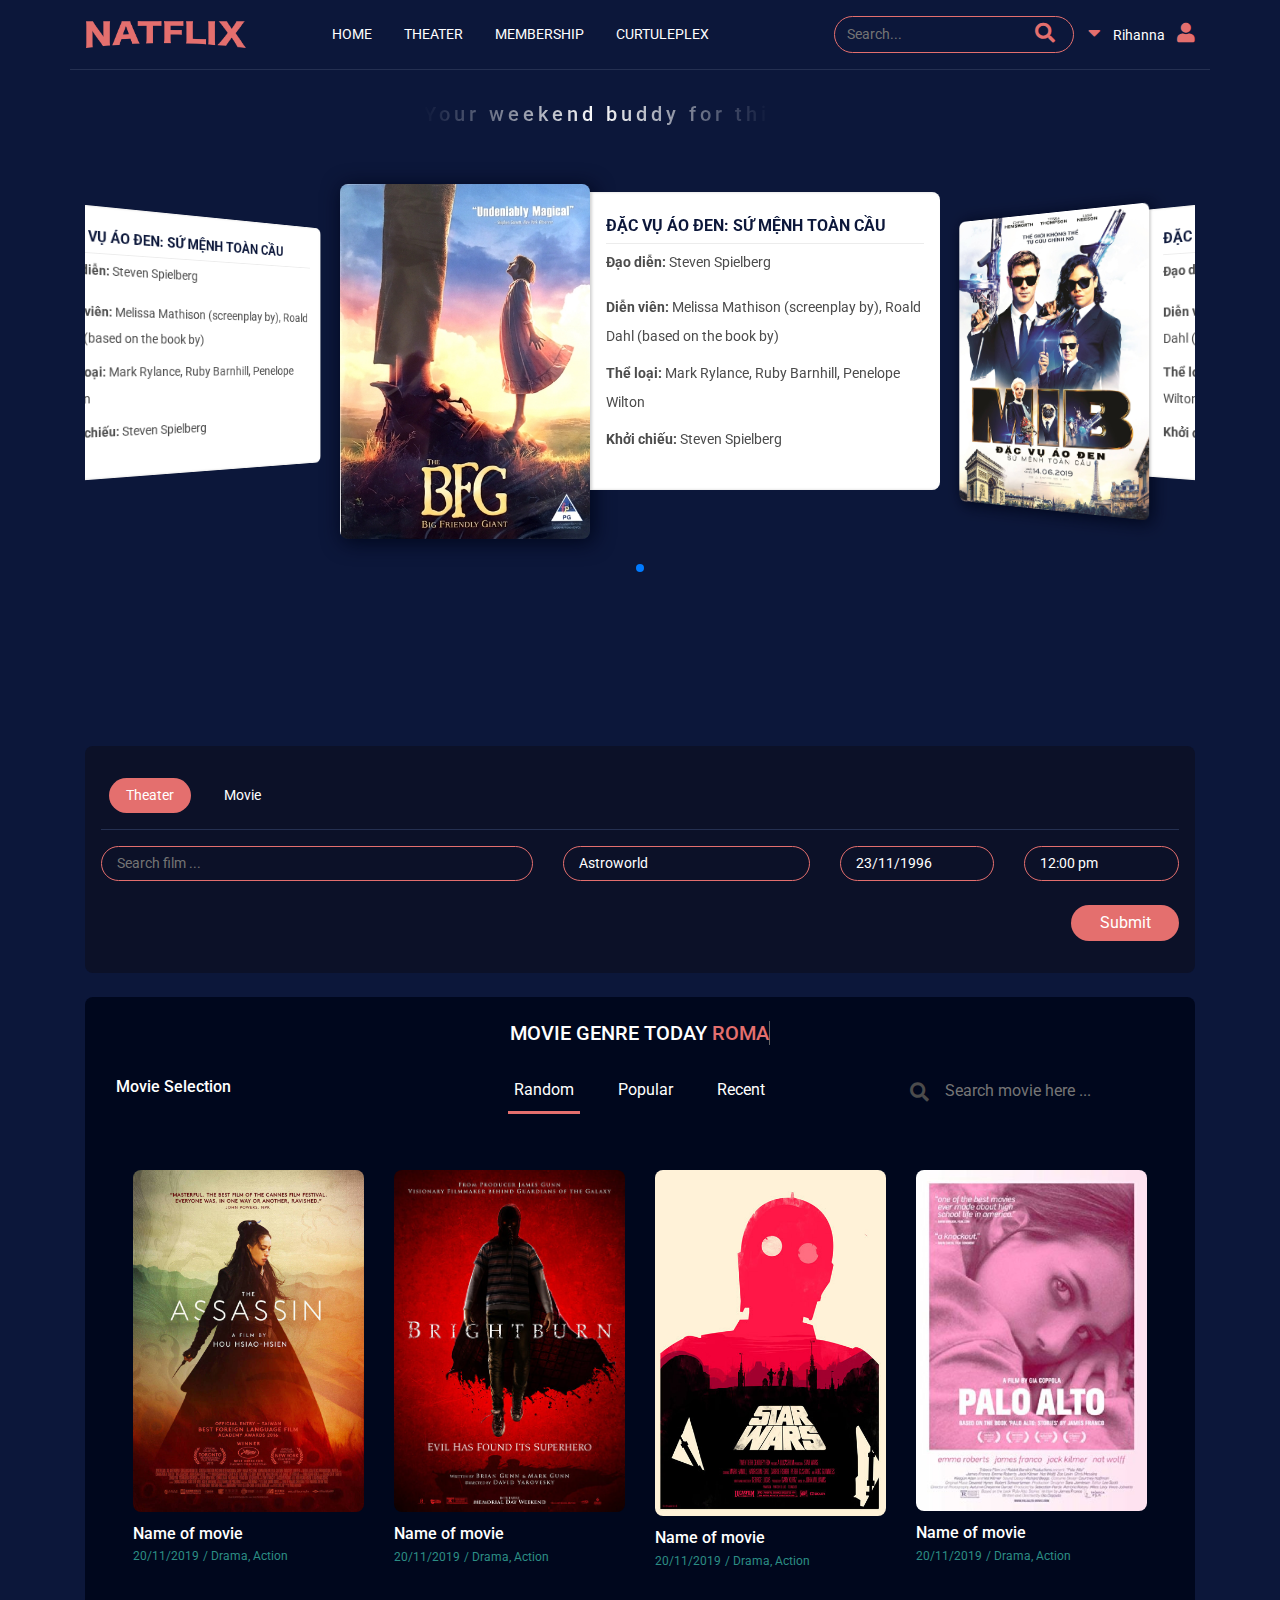
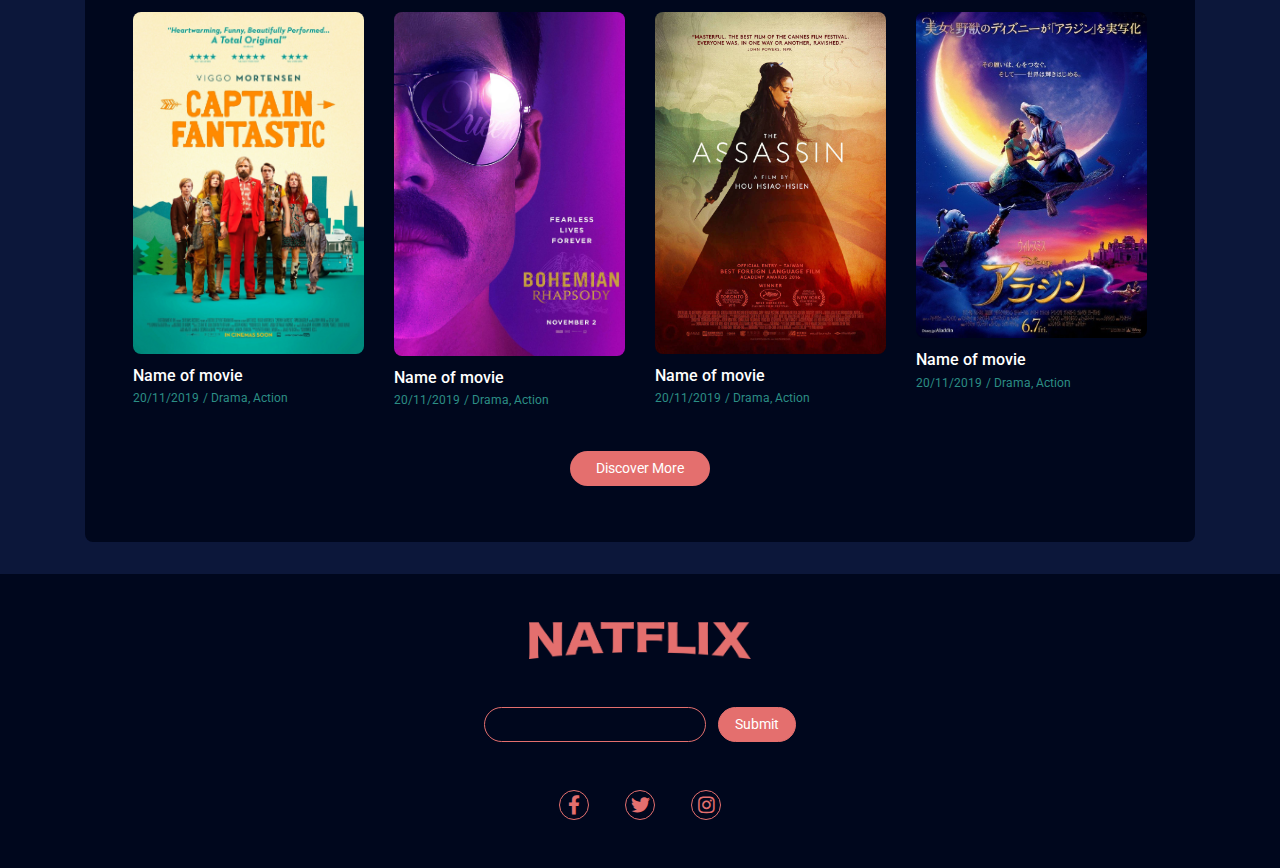
<file: index.html>
<!DOCTYPE html>
<html lang="en">

<head>
  <meta charset="UTF-8" />
  <meta name="viewport" content="width=device-width, initial-scale=1.0, shrink-to-fit=no" />
  <meta http-equiv="X-UA-Compatible" content="ie=edge" />
  <link rel="stylesheet" href="https://stackpath.bootstrapcdn.com/bootstrap/4.3.1/css/bootstrap.min.css"
    integrity="sha384-ggOyR0iXCbMQv3Xipma34MD+dH/1fQ784/j6cY/iJTQUOhcWr7x9JvoRxT2MZw1T" crossorigin="anonymous" />
  <link href="https://fonts.googleapis.com/css?family=Roboto&display=swap" rel="stylesheet" />
  <link rel="icon" href="assets/img/logo.ico" />
  <link rel="stylesheet" href="assets/css/swiper.min.css" />
  <link href="assets/fontawesome/css/fontawesome.css" rel="stylesheet" />
  <link href="assets/fontawesome/css/brands.css" rel="stylesheet" />
  <link href="assets/fontawesome/css/solid.css" rel="stylesheet" />
  <link href="assets/css/style.css" rel="stylesheet" />
  <script src="http://particleslider.com/js/particleslider/current/particleslider.js"></script>
  <title>NatFlix</title>
</head>

<body>
  <header>
    <div class="container">
      <div class="row">
        <div class="col-sm-12 mb-icon">
          <i class="fas fa-bars"></i>
          <div class="col-sm-2 d-flex align-items-center">
            <a href="#"><img src="assets/img/logo-01.png" alt="" /></a>
          </div>
        </div>
        <div class="col-sm-12 navigation">
          <div class="row">
            <div class="logo col-sm-2 d-flex align-items-center">
              <a href="#"><img src="assets/img/logo-01.png" alt="" /></a>
            </div>
            <div class="col-sm-6 nav-bar">
              <ul class="rm-mg">
                <li>
                  <a href="#">HOME</a>
                </li>
                <li>
                  <a href="#">THEATER</a>
                </li>
                <li>
                  <a href="#">MEMBERSHIP</a>
                </li>
                <li>
                  <a href="#">CURTULEPLEX</a>
                </li>
              </ul>
            </div>
            <div class="col-sm-4 d-flex align-items-center justify-content-end rm-pd">
              <div class="search-form">
                <input type="text" placeholder="Search..." />
                <button class="rm-pd"><i class="fas fa-search"></i></button>
              </div>
              <div class="user-group">
                <button>
                  <i class="fas fa-caret-down"></i>
                  <span>Rihanna</span>
                  <i class="fas fa-user"></i>
                </button>
              </div>
            </div>
          </div>
        </div>
      </div>
    </div>
  </header>
  <main>
    <div class="container">
      <!-- slider main -->
      <section>
        <div class="row">
          <div class="col-sm-12 txt-animation">
            <h5>Your weekend buddy for this week</h5>
          </div>
        </div>
        <div class="row">
          <div class="col-sm-12">
            <div class="index-swiper swiper-container">
              <div class="swiper-wrapper">
                <div class="swiper-slide" data-swiper-autoplay="2000">
                  <div class="row no-gutters">
                    <div class="col-sm-5">
                      <img src="assets/img/poster-movie-1.jpg" alt="" />
                    </div>
                    <div class="col-sm-7">
                      <div class="content-slide">
                        <h6>ĐẶC VỤ ÁO ĐEN: SỨ MỆNH TOÀN CẦU</h6>
                        <div class="detail-content-slide">
                          <p>
                            <label><strong>Đạo diễn: </strong></label>
                            <span>Steven Spielberg</span>
                          </p>
                          <p>
                            <label><strong>Diễn viên:</strong></label>
                            <span>
                              Melissa Mathison (screenplay by), Roald Dahl
                              (based on the book by)</span>
                          </p>
                          <p>
                            <label><strong>Thể loại: </strong></label>
                            <span>
                              Mark Rylance, Ruby Barnhill, Penelope
                              Wilton</span>
                          </p>
                          <p>
                            <label><strong>Khởi chiếu: </strong></label>
                            <span>Steven Spielberg</span>
                          </p>
                        </div>
                      </div>
                    </div>
                  </div>
                </div>
                <div class="swiper-slide" data-swiper-autoplay="2000">
                  <div class="row no-gutters">
                    <div class="col-sm-5">
                      <img src="assets/img/poster-movie-2.jpg" alt="" />
                    </div>
                    <div class="col-sm-7">
                      <div class="content-slide">
                        <h6>ĐẶC VỤ ÁO ĐEN: SỨ MỆNH TOÀN CẦU</h6>
                        <div class="detail-content-slide">
                          <p>
                            <label><strong>Đạo diễn: </strong></label>
                            <span>Steven Spielberg</span>
                          </p>
                          <p>
                            <label><strong>Diễn viên:</strong></label>
                            <span>
                              Melissa Mathison (screenplay by), Roald Dahl
                              (based on the book by)</span>
                          </p>
                          <p>
                            <label><strong>Thể loại: </strong></label>
                            <span>
                              Mark Rylance, Ruby Barnhill, Penelope
                              Wilton</span>
                          </p>
                          <p>
                            <label><strong>Khởi chiếu: </strong></label>
                            <span>Steven Spielberg</span>
                          </p>
                        </div>
                      </div>
                    </div>
                  </div>
                </div>
                <div class="swiper-slide" data-swiper-autoplay="2000">
                  <div class="row no-gutters">
                    <div class="col-sm-5">
                      <img src="assets/img/poster-movie-3.jpeg" alt="" />
                    </div>
                    <div class="col-sm-7">
                      <div class="content-slide">
                        <h6>ĐẶC VỤ ÁO ĐEN: SỨ MỆNH TOÀN CẦU</h6>
                        <div class="detail-content-slide">
                          <p>
                            <label><strong>Đạo diễn: </strong></label>
                            <span>Steven Spielberg</span>
                          </p>
                          <p>
                            <label><strong>Diễn viên:</strong></label>
                            <span>
                              Melissa Mathison (screenplay by), Roald Dahl
                              (based on the book by)</span>
                          </p>
                          <p>
                            <label><strong>Thể loại: </strong></label>
                            <span>
                              Mark Rylance, Ruby Barnhill, Penelope
                              Wilton</span>
                          </p>
                          <p>
                            <label><strong>Khởi chiếu: </strong></label>
                            <span>Steven Spielberg</span>
                          </p>
                        </div>
                      </div>
                    </div>
                  </div>
                </div>
              </div>
              <!-- Add Pagination -->
              <div class="swiper-pagination"></div>
            </div>
          </div>
        </div>
      </section>
    </div>
    <div class="container">
      <section>
        <div id="particle-slider">
          <div class="slides">
            <div class="slide"
              data-src="[data-uri]">
            </div>
          </div>
          <canvas class="draw"></canvas>
        </div>
        <script>
          // Create a new Particle
          var ps = new ParticleSlider({
            ptlGap: 0,
            mouseForce: 1000,
            monochrome: true,
            color: '#e46f6e',
            ptlSize: 1,

          });

          var ptl = new ps.Particle(ps);

          // Set time to live of Particle to20 frames.
          ptl.ttl = 20;

        </script>
      </section>
      <section class="order-group">
        <div class="row">
          <div class="col-sm-12">
            <div class="tab">
              <button class="tablinks" onclick="openCity(event, 'Movie')" id="defaultOpen">
                Theater
              </button>
              <button class="tablinks" onclick="openCity(event, 'Theater')">
                Movie
              </button>
            </div>
          </div>
          <div class="col-sm-12">
            <div id="Movie" class="tabcontent">
              <div class="form-group row">
                <div class="col-sm-5">
                  <div id="live-search-select" class="search-select">
                    <input id="input-search" list="locaData" placeholder="Search film ..." onkeyup="fillerFunction()" />
                    <datalist id="locaData">
                      <option value="All the President's Men"></option>
                      <option value="All Men"></option>
                      <option value="Moonlight"></option>
                      <option value="The Matrix"></option>
                    </datalist>
                  </div>
                </div>
                <div class="col-sm-3">
                  <select>
                    <option value="a">Astroworld</option>
                    <option value="a">Astroworld</option>
                  </select>
                </div>
                <div class="col-sm-2">
                  <select>
                    <option value="a">23/11/1996</option>
                    <option value="a">Astroworld</option>
                  </select>
                </div>
                <div class="col-sm-2">
                  <select>
                    <option value="a">12:00 pm</option>
                    <option value="a">Astroworld</option>
                  </select>
                </div>
                <div class="col-sm-12" style="text-align: right">
                  <button>Submit</button>
                </div>
              </div>
            </div>

            <div id="Theater" class="tabcontent">
              <div class="form-group row">
                <div class="col-sm-5">
                  <select>
                    <option value="a">ĐẶC VỤ ÁO ĐEN: SỨ MỆNH TOÀN CẦU</option>
                    <option value="a">Astroworld</option>
                  </select>
                </div>
                <div class="col-sm-3">
                  <select>
                    <option value="a">Astroworld</option>
                    <option value="a">Astroworld</option>
                  </select>
                </div>
                <div class="col-sm-2">
                  <select>
                    <option value="a">23/11/1996</option>
                    <option value="a">Astroworld</option>
                  </select>
                </div>
                <div class="col-sm-2">
                  <select>
                    <option value="a">12:00 pm</option>
                    <option value="a">Astroworld</option>
                  </select>
                </div>
                <div class="col-sm-12" style="text-align: right">
                  <button>Submit</button>
                </div>
              </div>
            </div>
          </div>
        </div>
      </section>
      <section class="movie-selection">
        <div class="row">
          <div class="col-sm-12 d-flex justify-content-center text-uppercase">
            <h5>movie genre today
              <span class="txt-rotate" data-period="3000"
                data-rotate='[ "Romance.", "Comedy.", "Drama.", "Horror.", "Fantasy." ]'></span>
            </h5>
          </div>
        </div>
        <div class="row tab-main">
          <div class="col-sm-4">
            <h6>Movie Selection</h6>
          </div>
          <div class="col-sm-4">
            <div class="tab-main-movie d-flex justify-content-center">
              <button class="active">Random</button>
              <button>Popular</button>
              <button>Recent</button>
            </div>
          </div>
          <div class="col-sm-4">
            <div class="search-form-mv d-flex justify-content-end">
              <i class="fas fa-search"></i>
              <input type="text" placeholder="Search movie here ..." />
            </div>
          </div>
        </div>
        <div class="row list-movie d-flex justify-content-center">
          <div class="col-sm-3 col-6">
            <article>
              <a href="get-ticket.html">
                <img src="assets/img/poster-movie-8.jpg" alt="" />
                <div class="inf-group">
                  <h6>Name of movie</h6>
                  <label><span>20/11/2019</span> <span> / </span>
                    <span>Drama, Action</span></label>
                </div>
              </a>
            </article>
          </div>
          <div class="col-sm-3 col-6">
            <article>
              <img src="assets/img/poster-movie-11.jpg" alt="" />
              <div class="inf-group">
                <h6>Name of movie</h6>
                <label><span>20/11/2019</span> <span> / </span>
                  <span>Drama, Action</span></label>
              </div>
            </article>
          </div>
          <div class="col-sm-3 col-6">
            <article>
              <img src="assets/img/poster-movie-6.jpg" alt="" />
              <div class="inf-group">
                <h6>Name of movie</h6>
                <label><span>20/11/2019</span> <span> / </span>
                  <span>Drama, Action</span></label>
              </div>
            </article>
          </div>
          <div class="col-sm-3 col-6">
            <article>
              <img src="assets/img/poster-movie-5.jpg" alt="" />
              <div class="inf-group">
                <h6>Name of movie</h6>
                <label><span>20/11/2019</span> <span> / </span>
                  <span>Drama, Action</span></label>
              </div>
            </article>
          </div>
          <div class="col-sm-3 col-6">
            <article>
              <img src="assets/img/poster-movie-7.jpg" alt="" />
              <div class="inf-group">
                <h6>Name of movie</h6>
                <label><span>20/11/2019</span> <span> / </span>
                  <span>Drama, Action</span></label>
              </div>
            </article>
          </div>
          <div class="col-sm-3 col-6">
            <article>
              <img src="assets/img/poster-movie-9.jpg" alt="" />
              <div class="inf-group">
                <h6>Name of movie</h6>
                <label><span>20/11/2019</span> <span> / </span>
                  <span>Drama, Action</span></label>
              </div>
            </article>
          </div>
          <div class="col-sm-3 col-6">
            <article>
              <img src="assets/img/poster-movie-8.jpg" alt="" />
              <div class="inf-group">
                <h6>Name of movie</h6>
                <label><span>20/11/2019</span> <span> / </span>
                  <span>Drama, Action</span></label>
              </div>
            </article>
          </div>
          <div class="col-sm-3 col-6">
            <article>
              <img src="assets/img/poster-movie-3.jpeg" alt="" />
              <div class="inf-group">
                <h6>Name of movie</h6>
                <label><span>20/11/2019</span> <span> / </span>
                  <span>Drama, Action</span></label>
              </div>
            </article>
          </div>
          <div class="col-sm-12 d-flex justify-content-center">
            <a class="btn" href="#">Discover More</a>
          </div>
        </div>
      </section>
    </div>
  </main>
  <footer>
    <div class="container">
      <div class="row">
        <div class="col-sm-12">
          <div class="footer">
            <img src="assets/img/logo-01.png" alt="" />
            <div class="contact">
              <input type="text" />
              <input type="submit" />
            </div>
            <div class="icon-group">
              <a href="#"><i class="fab fa-facebook-f"></i></a>
              <a href="#"><i class="fab fa-twitter"></i></a>
              <a href="#"><i class="fab fa-instagram"></i></a>
            </div>
          </div>
        </div>
      </div>
    </div>
  </footer>
  <script src="https://code.jquery.com/jquery-3.3.1.slim.min.js"
    integrity="sha384-q8i/X+965DzO0rT7abK41JStQIAqVgRVzpbzo5smXKp4YfRvH+8abtTE1Pi6jizo"
    crossorigin="anonymous"></script>
  <script src="https://stackpath.bootstrapcdn.com/bootstrap/4.3.1/js/bootstrap.min.js"
    integrity="sha384-JjSmVgyd0p3pXB1rRibZUAYoIIy6OrQ6VrjIEaFf/nJGzIxFDsf4x0xIM+B07jRM"
    crossorigin="anonymous"></script>
  <script type="text/javascript" src="assets/js/swiper.min.js"></script>
  <script type="text/javascript" src="assets/js/style.js"></script>
</body>

</html>
</file>
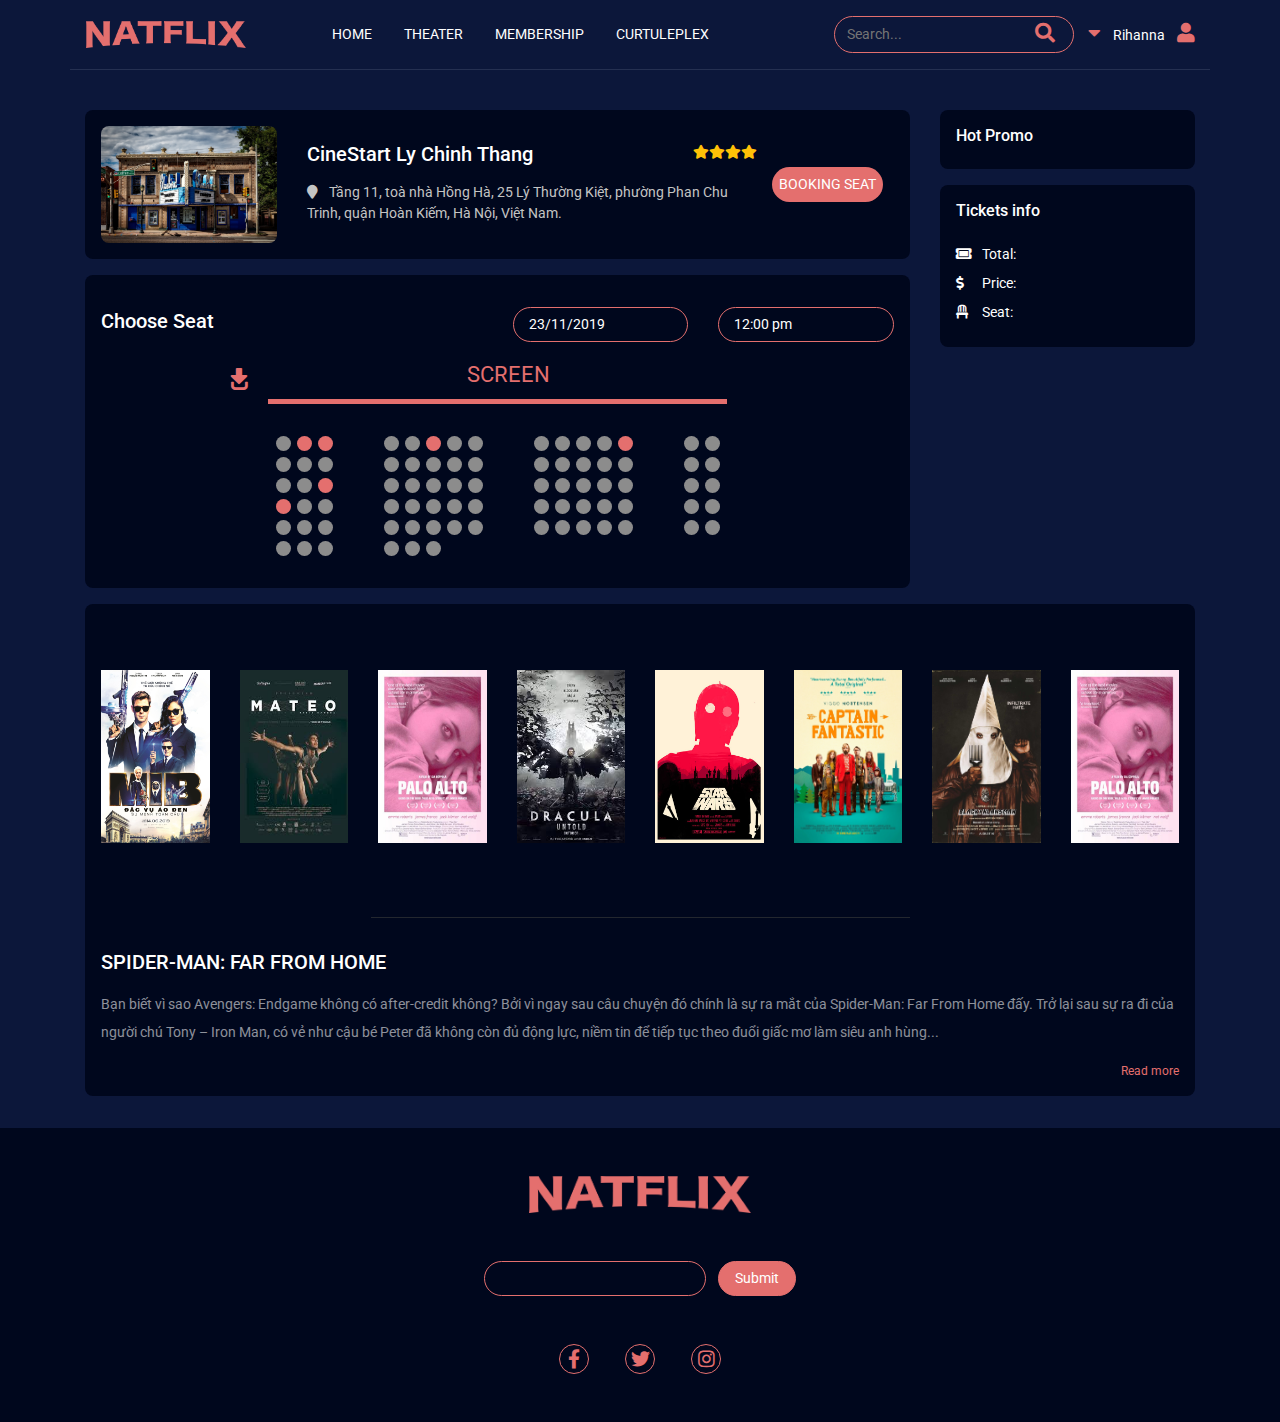
<file: get-ticket.html>
<!DOCTYPE html>
<html lang="en">

<head>
  <meta charset="UTF-8" />
  <meta name="viewport" content="width=device-width, initial-scale=1.0, shrink-to-fit=no" />
  <meta http-equiv="X-UA-Compatible" content="ie=edge" />
  <link rel="stylesheet" href="https://stackpath.bootstrapcdn.com/bootstrap/4.3.1/css/bootstrap.min.css"
    integrity="sha384-ggOyR0iXCbMQv3Xipma34MD+dH/1fQ784/j6cY/iJTQUOhcWr7x9JvoRxT2MZw1T" crossorigin="anonymous" />
  <link href="https://fonts.googleapis.com/css?family=Roboto&display=swap" rel="stylesheet" />
  <link rel="icon" href="assets/img/logo.ico" />
  <link rel="stylesheet" href="assets/css/swiper.min.css" />
  <link href="assets/fontawesome/css/fontawesome.css" rel="stylesheet" />
  <link href="assets/fontawesome/css/brands.css" rel="stylesheet" />
  <link href="assets/fontawesome/css/solid.css" rel="stylesheet" />
  <link href="assets/css/style.css" rel="stylesheet" />
  <link href="assets/css/get-ticket.css" rel="stylesheet" />
  <title>NatFlix mother lucker</title>
</head>

<body>
  <header>
    <div class="container">
      <div class="row">
        <div class="col-sm-12 navigation">
          <div class="row">
            <div class="logo col-sm-2 d-flex align-items-center">
              <a href="#"><img src="assets/img/logo-01.png" alt="" /></a>
            </div>
            <div class="col-sm-6 nav-bar">
              <ul class="rm-mg">
                <li>
                  <a href="#">HOME</a>
                </li>
                <li>
                  <a href="#">THEATER</a>
                </li>
                <li>
                  <a href="#">MEMBERSHIP</a>
                </li>
                <li>
                  <a href="#">CURTULEPLEX</a>
                </li>
              </ul>
            </div>
            <div class="col-sm-4 d-flex align-items-center justify-content-end rm-pd">
              <div class="search-form">
                <input type="text" placeholder="Search..." />
                <button class="rm-pd"><i class="fas fa-search"></i></button>
              </div>
              <div class="user-group">
                <button>
                  <i class="fas fa-caret-down"></i>
                  <span>Rihanna</span>
                  <i class="fas fa-user"></i>
                </button>
              </div>
            </div>
          </div>
        </div>
      </div>
    </div>
  </header>
  <main>
    <div class="container">
      <div class="row">
        <div class="col-sm-9">
          <section class="booking-seat">
            <div class="row">
              <div class="col-sm-3">
                <img src="assets/img/cinema-1.jpg" alt="" />
              </div>
              <div class="col-sm-7">
                <div class="rating">
                  <p>
                    <a class="float-left" href="#">
                      <h5>CineStart Ly Chinh Thang</h5>
                    </a>
                    <span class="float-right"><i class="text-warning fa fa-star"></i></span>
                    <span class="float-right"><i class="text-warning fa fa-star"></i></span>
                    <span class="float-right"><i class="text-warning fa fa-star"></i></span>
                    <span class="float-right"><i class="text-warning fa fa-star"></i></span>
                  </p>
                </div>
                <p class="address m-0">
                  <i class="fas fa-map-marker"></i>
                  Tầng 11, toà nhà Hồng Hà, 25 Lý Thường Kiệt, phường Phan Chu
                  Trinh, quận Hoàn Kiếm, Hà Nội, Việt Nam.
                </p>
              </div>
              <div class="col-ms-2 d-flex align-items-center">
                <a class="btn text-uppercase" href="#">booking seat</a>
              </div>
            </div>
          </section>
          <section class="choose-seat">
            <div class="row form-group">
              <div class="col-sm-3 d-flex align-items-center">
                <h5>Choose Seat</h5>
              </div>
              <div class="col-sm-9">
                <div class="row d-flex justify-content-end">
                  <div class="col-sm-4">
                    <select>
                      <option value="a">23/11/2019</option>
                      <option value="a">11/02/2019</option>
                    </select>
                  </div>
                  <div class="col-sm-4">
                    <select>
                      <option value="a">12:00 pm</option>
                      <option value="a">11:00 am</option>
                    </select>
                  </div>
                </div>
              </div>
            </div>
            <div class="screen">
              <i class="fas fa-sign-in-alt"></i>
              <label>SCREEN</label>
              <div></div>
            </div>
            <div class="screen-f"></div>
            <div class="box d-flex justify-center">
              <div class="seats"></div>
            </div>
          </section>
        </div>
        <div class="col-sm-3">
          <section class="hot-promo">
            <h6>Hot Promo</h6>
          </section>
          <section class="ticket-inf">
            <h6>Tickets info</h6>
            <p>
              <label><i class="fas fa-ticket-alt"></i>Total:</label>
              <span id="total"></span>
            </p>
            <p>
              <label><i class="fas fa-dollar-sign"></i>Price:</label>
              <span id="price"></span>
            </p>
            <p>
              <label><i class="fas fa-chair"></i>Seat:</label>
              <span id="seat"></span>
            </p>
          </section>
        </div>
      </div>
      <div class="row">
        <div class="col-sm-12">
          <section class="y-selected button-container-3">
            <div class="list-movie swiper-container">
              <div class="swiper-wrapper">
                <img class="swiper-slide" src="assets/img/poster-movie-2.jpg" alt="" />
                <img class="swiper-slide" src="assets/img/poster-movie-4.jpeg" alt="" />
                <img class="swiper-slide" src="assets/img/poster-movie-5.jpg" alt="" />
                <img class="swiper-slide" src="assets/img/poster-movie-7.jpeg" alt="" />
                <img class="swiper-slide" src="assets/img/poster-movie-6.jpg" alt="" />
                <img class="swiper-slide" src="assets/img/poster-movie-7.jpg" alt="" />
                <img class="swiper-slide" src="assets/img/poster-movie-10.jpg" alt="" />
                <img class="swiper-slide" src="assets/img/poster-movie-5.jpg" alt="" />
              </div>
            </div>
            <hr class="hr-primary" width="50%" />
            <h5>SPIDER-MAN: FAR FROM HOME</h5>
            <p>
              Bạn biết vì sao Avengers: Endgame không có after-credit không?
              Bởi vì ngay sau câu chuyện đó chính là sự ra mắt của Spider-Man:
              Far From Home đấy. Trở lại sau sự ra đi của người chú Tony –
              Iron Man, có vẻ như cậu bé Peter đã không còn đủ động lực, niềm
              tin để tiếp tục theo đuổi giấc mơ làm siêu anh hùng...
            </p>
            <a class="d-flex justify-content-end read-m" href="#">Read more</a>
          </section>
        </div>
      </div>
    </div>
  </main>
  <footer>
    <div class="container">
      <div class="row">
        <div class="col-sm-12">
          <div class="footer">
            <img src="assets/img/logo-01.png" alt="" />
            <div class="contact">
              <input type="text" />
              <input type="submit" />
            </div>
            <div class="icon-group">
              <a href="#"><i class="fab fa-facebook-f"></i></a>
              <a href="#"><i class="fab fa-twitter"></i></a>
              <a href="#"><i class="fab fa-instagram"></i></a>
            </div>
          </div>
        </div>
      </div>
    </div>
  </footer>
</body>
<script src="https://code.jquery.com/jquery-3.3.1.slim.min.js"
  integrity="sha384-q8i/X+965DzO0rT7abK41JStQIAqVgRVzpbzo5smXKp4YfRvH+8abtTE1Pi6jizo" crossorigin="anonymous"></script>
<script src="https://stackpath.bootstrapcdn.com/bootstrap/4.3.1/js/bootstrap.min.js"
  integrity="sha384-JjSmVgyd0p3pXB1rRibZUAYoIIy6OrQ6VrjIEaFf/nJGzIxFDsf4x0xIM+B07jRM" crossorigin="anonymous"></script>
<script type="text/javascript" src="assets/js/swiper.min.js"></script>
<script type="text/javascript" src="assets/js/style.js"></script>

</html>
</file>
<file: assets/css/style.css>
* {
  font-family: "Roboto", sans-serif;
  box-sizing: border-box;
}

body {
  background: #0c173a;
}
body h4,
body h5,
body h6 {
  color: #fff;
}
body p,
body span {
  color: #fff;
  font-size: 14px;
}
body a {
  color: #fff;
}
body a:hover {
  text-decoration: none;
  color: #2c8e85;
}
body hr.hr-primary {
  border-top: 1px solid #23272f;
  margin-top: 24px;
}
body a.btn {
  background-color: #e46f6e;
  color: #fff;
  border-radius: 25px;
  font-size: 14px;
  padding: 6px 25px;
  transition: 0.2s;
}
body a.btn:hover {
  background-color: #cc6462;
  color: #fff;
  text-decoration: none;
}
body .form-group button {
  background-color: #e46f6e;
  color: #fff;
  border-radius: 25px;
  width: 10%;
  padding: 6px 0;
  margin-top: 16px;
  transition: 0.3s;
}
body .form-group button:hover {
  background-color: #e4706e7a;
}
body select {
  background: none;
  border: 1px solid #e46f6e;
  border-radius: 50px;
  padding: 6px 10px;
  outline: none;
  font-size: 14px;
  color: #fff;
  -webkit-appearance: none;
  -moz-appearance: none;
  appearance: none;
  text-indent: 5px;
  width: 100%;
  margin: 16px 0 8px 0;
}
body img {
  width: 100%;
  height: auto;
}
body i {
  color: #e46f6e;
}
body button {
  border: none;
  background: none;
}
body button:focus {
  outline: none;
}
body button i {
  padding: 0 8px;
  font-size: 20px;
}
body .rm-pd {
  padding: 0;
}
body .rm-mg {
  margin: 0;
}
body .search-form {
  background: none;
  border: 1px solid #e46f6e;
  border-radius: 50px;
  padding: 6px 10px;
  outline: none;
  font-size: 14px;
  display: flex;
  justify-content: space-between;
  align-items: center;
}
body .search-form input {
  background: none;
  border: none;
  outline: none;
  width: 80%;
  color: #fff;
}

header .mb-icon {
  display: none;
}
@media only screen and (max-width: 992px) {
  header .mb-icon {
    display: block;
    font-size: 32px;
    float: left;
  }
  header .mb-icon img {
    width: 20%;
  }
}
header .navigation {
  border-bottom: #253051 1px solid;
  padding: 16px;
}
header .navigation .logo img {
  width: 100%;
}
header .navigation .nav-bar ul {
  list-style: none;
  font-size: 14px;
  display: flex;
}
header .navigation .nav-bar ul li a {
  display: inline-block;
  padding: 8px 16px;
  color: #fff;
  text-decoration: none;
}
header .navigation .nav-bar ul li a:hover {
  color: #2c8e85;
  transform: skewX(8deg);
}
@media only screen and (max-width: 992px) {
  header {
    position: absolute;
    z-index: 9999;
    background: #253051;
    height: 100vh !important;
  }
  header .logo {
    display: none !important;
  }
  header .nav-bar ul {
    flex-direction: column-reverse;
  }
}

main .search-select input {
  background: none;
  border: 1px solid #e46f6e;
  border-radius: 50px;
  padding: 6px 10px;
  outline: none;
  font-size: 14px;
  color: #fff;
  -webkit-appearance: none;
  -moz-appearance: none;
  appearance: none;
  text-indent: 5px;
  width: 100%;
  margin: 16px 0 8px 0;
}
main .swiper-container {
  width: 100%;
  padding-top: 50px;
  padding-bottom: 50px;
}
main .swiper-slide {
  background-position: center;
  background-size: cover;
  width: 600px;
  height: auto;
}
main .swiper-slide .swiper-slide-shadow-left,
main .swiper-slide .swiper-slide-shadow-right {
  background-image: none;
}
main .swiper-slide img {
  border-radius: 8px;
  box-shadow: 3px 3px 20px 1px #00071d;
}
main .swiper-slide .content-slide {
  margin: 8px 0;
  padding: 16px;
  background: #fff;
  box-shadow: inset 2px 0px 3px #d2d2d2;
  border-radius: 0 8px 8px 0;
}
main .swiper-slide .content-slide h6 {
  border-bottom: #c4c4c454 1px solid;
  padding: 8px 0;
  font-weight: bolder;
  color: #0c173a;
}
main .swiper-slide .content-slide .detail-content-slide label {
  color: #4c4c4c;
}
main .swiper-slide .content-slide .detail-content-slide span {
  color: #4c4c4c;
}
main section .txt-animation {
  text-align: center;
  padding: 32px 0 0 0;
  letter-spacing: 4px;
}
main section .txt-animation h5 {
  display: inline-block;
  background: linear-gradient(90deg, #0c173a, #fff, #0c173a);
  background-repeat: no-repeat;
  background-size: 80%;
  animation: animate 2s linear infinite;
  -webkit-background-clip: text;
  -webkit-text-fill-color: rgba(255, 255, 255, 0);
}
@keyframes animate {
  0% {
    background-position: -500%;
  }
  100% {
    background-position: 500%;
  }
}
main section.order-group {
  background: #0c1128;
  padding: 16px;
  border-radius: 8px;
  /* Style the tab */
  /* Style the buttons inside the tab */
  /* Change background color of buttons on hover */
  /* Create an active/current tablink class */
  /* Style the tab content */
}
main section.order-group .tab {
  overflow: hidden;
  border-bottom: #253051 1px solid;
  padding: 8px 0;
}
main section.order-group .tab button {
  background-color: inherit;
  float: left;
  border: none;
  border: 1px solid rgba(255, 0, 0, 0);
  outline: none;
  cursor: pointer;
  padding: 6px 16px;
  transition: 0.3s;
  color: #fff;
  margin: 8px;
  font-size: 14px;
}
main section.order-group .tab button:hover {
  border: 1px solid #e4706e81;
  color: #fff;
  border-radius: 25px;
}
main section.order-group .tab button.active {
  background-color: #e46f6e;
  color: #fff;
  border-radius: 25px;
}
main section.order-group .tabcontent {
  display: none;
  border-top: none;
}
main section.movie-selection {
  background: #00071d;
  margin: 24px 0;
  border-radius: 8px;
  padding: 24px 16px;
}
main section.movie-selection .txt-rotate span {
  font-size: 1.25rem;
  color: #e46f6e;
}
main section.movie-selection .tab-main {
  margin: 24px 0;
}
main section.movie-selection .tab-main button {
  color: #fff;
  margin: 0 16px;
  border-bottom: 4px solid transparent;
  padding-bottom: 8px;
}
main section.movie-selection .tab-main button:hover {
  border-bottom: 3px solid #e46f6e;
}
main section.movie-selection .tab-main button.active {
  border-bottom: 3px solid #e46f6e;
}
main section.movie-selection .tab-main .search-form-mv {
  display: flex;
  align-items: center;
}
main section.movie-selection .tab-main .search-form-mv i {
  color: #4c4c4c;
  font-size: 19px;
}
main section.movie-selection .tab-main .search-form-mv input {
  border: none;
  background: none;
  color: #fff;
  margin: 0 8px;
  padding: 2px 8px 4px 8px;
}
main section.movie-selection .tab-main .search-form-mv input:focus {
  border-bottom: #253051 1px solid;
  outline: none;
}
main section.movie-selection .list-movie {
  padding: 32px;
}
main section.movie-selection .list-movie article {
  margin-bottom: 32px;
}
main section.movie-selection .list-movie article span {
  color: #2c8e85;
  font-size: 12px;
}
main section.movie-selection .list-movie article h6 {
  margin: 12px 0 0px 0;
}
main section.movie-selection .list-movie article img {
  border-radius: 8px;
}

footer {
  margin-top: 32px;
  background: #00071d;
  padding: 16px;
}
footer .footer {
  text-align: center;
}
footer .footer img {
  width: 20%;
  padding: 32px 0;
}
footer .footer .contact {
  margin: 16px 0;
}
footer .footer .contact input {
  background: none;
  border: 1px solid #e46f6e;
  border-radius: 50px;
  padding: 6px 16px;
  outline: none;
  font-size: 14px;
  color: #fff;
  margin: 0 4px;
}
footer .footer .contact input[type=text] {
  width: 20%;
}
footer .footer .contact input[type=submit] {
  background: #e46f6e;
  padding: 6px 16px;
  font-size: 14px;
}
footer .footer .icon-group a {
  margin: 32px 16px;
  display: inline-block;
}
footer .footer .icon-group a i {
  font-size: 24px;
  font-size: 19px;
  width: 30px;
  text-align: center;
  display: flex;
  line-height: 28px;
  height: 30px;
  justify-content: center;
  border: 1px solid;
  border-radius: 30px;
}
footer .footer .icon-group a:hover {
  text-decoration: none;
}
footer .footer .icon-group a:hover i {
  color: #2c8e85;
}

/*# sourceMappingURL=style.css.map */
</file>
<file: assets/css/get-ticket.css>
header {
  margin-bottom: 24px;
}

section {
  margin-top: 16px;
  background: #00071d;
  padding: 16px;
  border-radius: 8px;
}

.booking-seat img {
  border-radius: 8px;
}
.booking-seat a.btn {
  padding: 6px;
  font-size: 14px;
}
.booking-seat .rating {
  overflow: auto;
}
.booking-seat .address {
  padding: 16px 0;
  color: #c4c4c4;
}
.booking-seat .address i {
  color: #c4c4c4;
  padding: 0 8px 0 0;
}

.y-selected .read-m {
  color: #e46f6e;
  font-size: 12px;
}
.y-selected .read-m:hover {
  opacity: 0.8;
}
.y-selected p {
  color: #ffffff8f;
  line-height: 2em;
  margin-top: 16px;
}
.y-selected h5 {
  margin-top: 32px;
}
.y-selected .list-movie img:hover {
  filter: grayscale(1);
}

.choose-seat {
  padding: 32px 16px;
}
.choose-seat select {
  margin: 0;
}
.choose-seat .screen {
  width: 68%;
  margin: 0 auto 0px auto;
  font-size: 22px;
  display: flex;
  justify-content: space-between;
  align-items: center;
  color: #e46f6e;
}
.choose-seat .screen i {
  transform: rotate(90deg);
}
.choose-seat .screen-f {
  width: 58%;
  margin: 0 auto 32px auto;
  height: 5px;
  background: #e46f6e;
}
.choose-seat .box .seats {
  margin: 0 auto;
  display: grid;
  grid-template-columns: repeat(2, 15px) 60px repeat(4, 15px) 60px repeat(4, 15px) 60px repeat(2, 15px);
  grid-gap: 6px;
}
.choose-seat .box .seats .seat {
  width: 15px;
  height: 15px;
  background: #8c8c8c;
  border-radius: 25px;
  cursor: pointer;
  transition: 0.2s all;
}
.choose-seat .box .seats .seat:hover {
  opacity: 0.8;
}
.choose-seat .box .seats .active-seat {
  background: #e46f6e;
}
.choose-seat .box .seats .selected-seat {
  background: #2c8e85;
}

.hot-promo {
  background: #00071d;
  padding: 16px;
  border-radius: 8px;
}

.ticket-inf h6 {
  margin-bottom: 24px;
}
.ticket-inf i {
  min-width: 26px;
  color: #fff;
}
.ticket-inf span {
  color: #2c8e85;
  font-weight: bold;
}
.ticket-inf p {
  margin: 0;
  display: flex;
  justify-content: space-between;
}

/*# sourceMappingURL=get-ticket.css.map */
</file>
<file: assets/fontawesome/css/brands.css>
/*!
 * Font Awesome Free 5.9.0 by @fontawesome - https://fontawesome.com
 * License - https://fontawesome.com/license/free (Icons: CC BY 4.0, Fonts: SIL OFL 1.1, Code: MIT License)
 */
@font-face {
  font-family: 'Font Awesome 5 Brands';
  font-style: normal;
  font-weight: normal;
  font-display: auto;
  src: url("../webfonts/fa-brands-400.eot");
  src: url("../webfonts/fa-brands-400.eot?#iefix") format("embedded-opentype"), url("../webfonts/fa-brands-400.woff2") format("woff2"), url("../webfonts/fa-brands-400.woff") format("woff"), url("../webfonts/fa-brands-400.ttf") format("truetype"), url("../webfonts/fa-brands-400.svg#fontawesome") format("svg"); }

.fab {
  font-family: 'Font Awesome 5 Brands'; }
</file>
<file: assets/fontawesome/css/solid.css>
/*!
 * Font Awesome Free 5.9.0 by @fontawesome - https://fontawesome.com
 * License - https://fontawesome.com/license/free (Icons: CC BY 4.0, Fonts: SIL OFL 1.1, Code: MIT License)
 */
@font-face {
  font-family: 'Font Awesome 5 Free';
  font-style: normal;
  font-weight: 900;
  font-display: auto;
  src: url("../webfonts/fa-solid-900.eot");
  src: url("../webfonts/fa-solid-900.eot?#iefix") format("embedded-opentype"), url("../webfonts/fa-solid-900.woff2") format("woff2"), url("../webfonts/fa-solid-900.woff") format("woff"), url("../webfonts/fa-solid-900.ttf") format("truetype"), url("../webfonts/fa-solid-900.svg#fontawesome") format("svg"); }

.fa,
.fas {
  font-family: 'Font Awesome 5 Free';
  font-weight: 900; }
</file>
